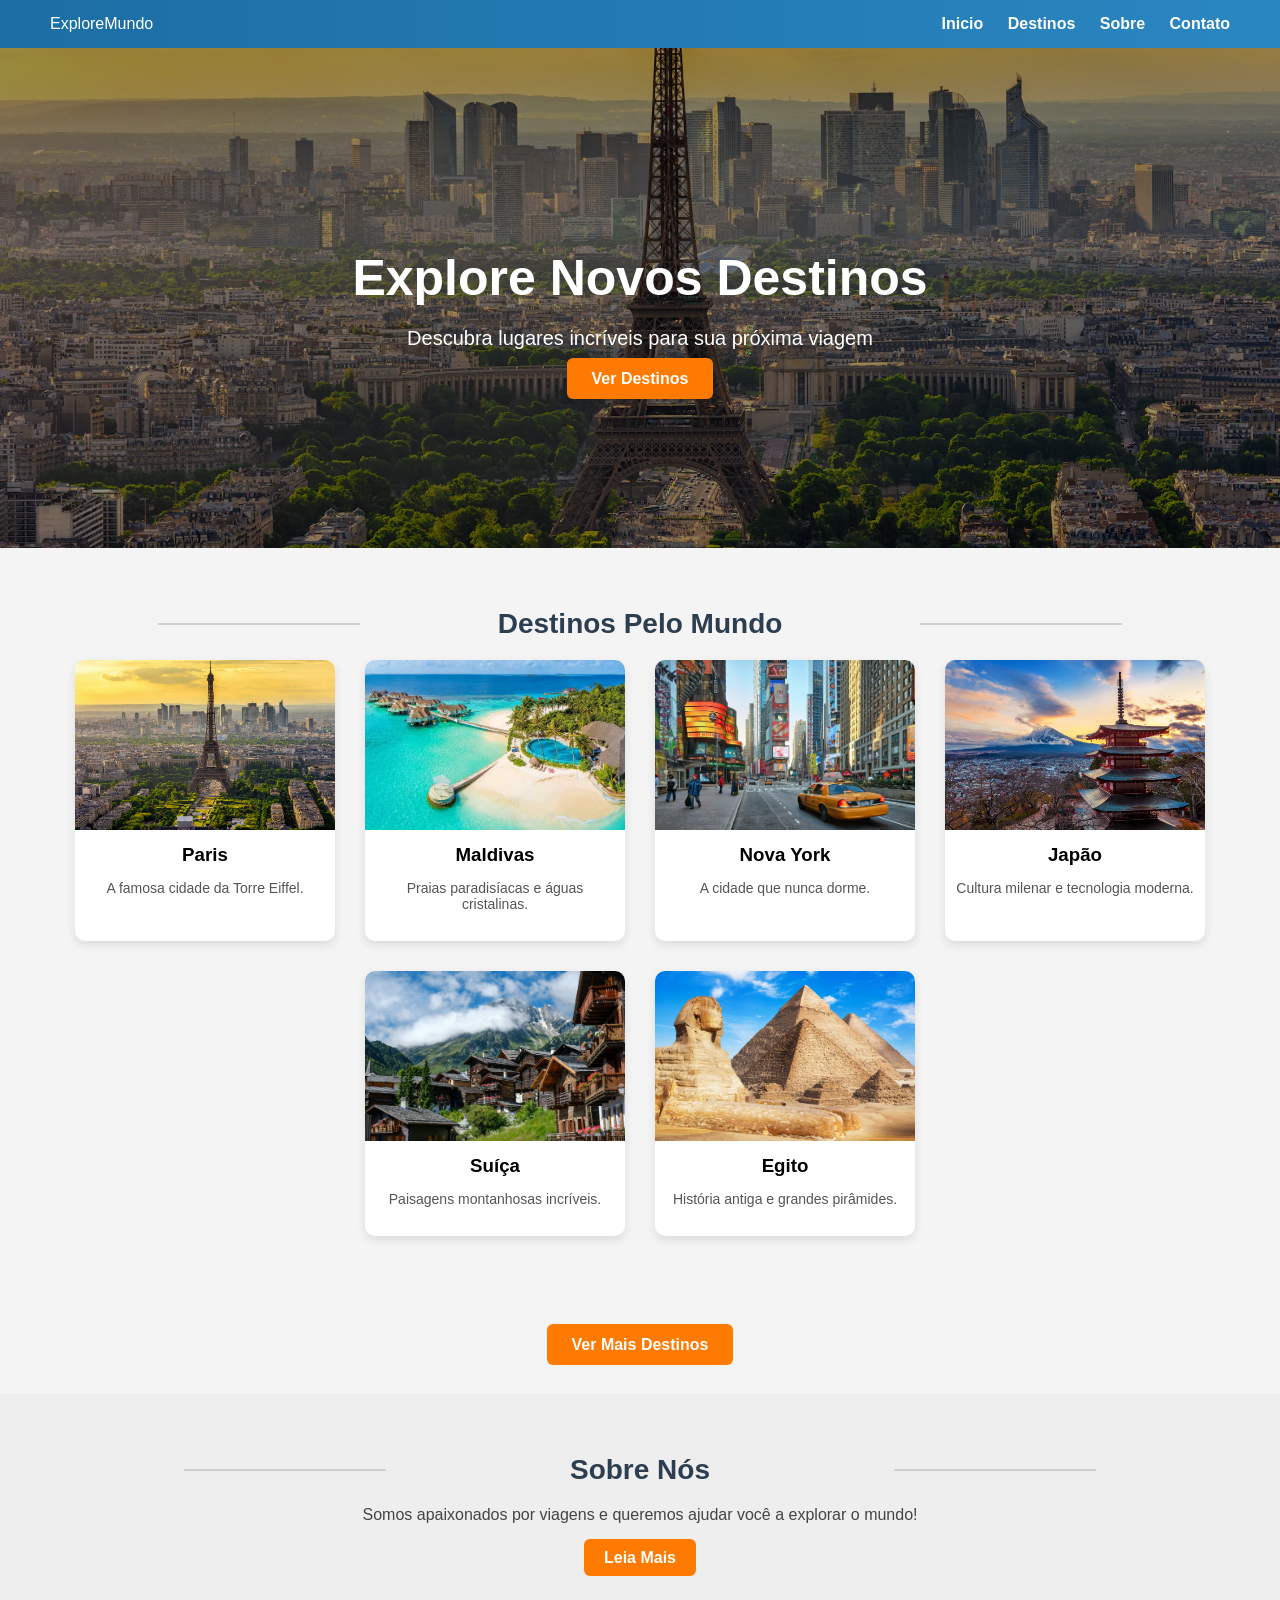
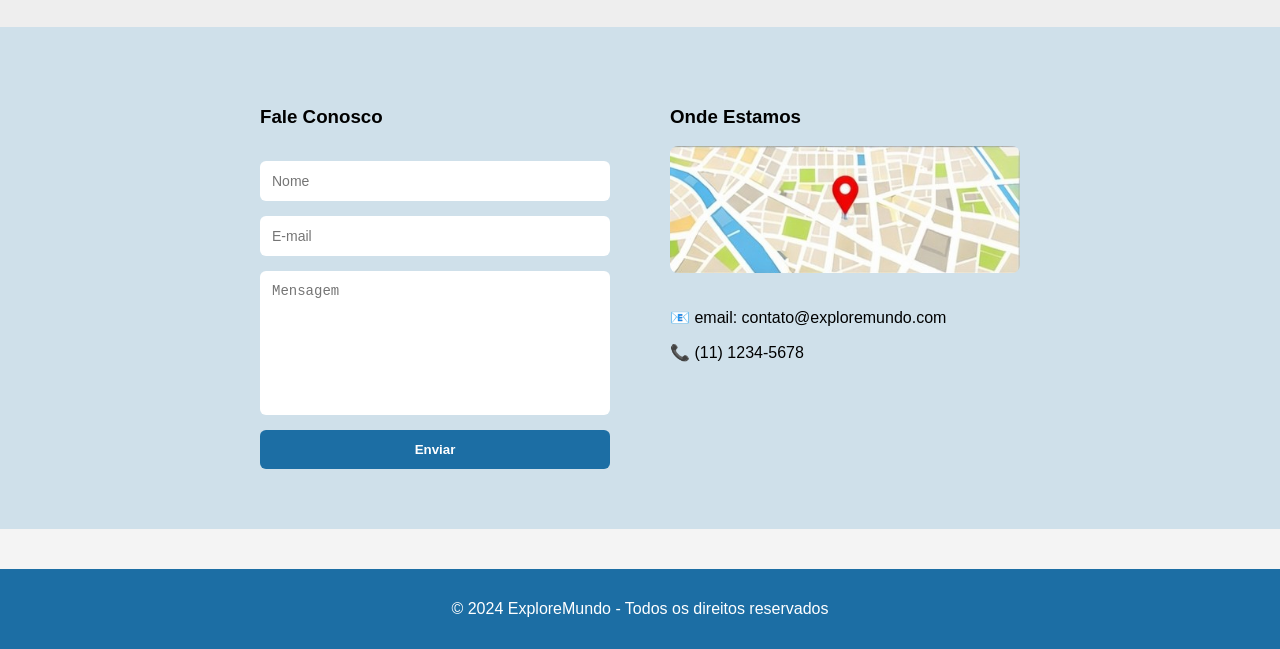
<file: index.html>
<!DOCTYPE html>
<html lang="pt-br">

<head>
<meta charset="UTF-8">
<title>Mais Destinos - ExploreMundo</title>
<link rel="stylesheet" href="style.css">
</head>

<body>

<header>

<div class="logo">
ExploreMundo
</div>

<nav>
<a href="index.html">Inicio</a>
<a href="destinos.html">Destinos</a>
<a href="#sobre">Sobre</a>
<a href="#contato">Contato</a>
</nav>

</header>


<section class="banner">

<div class="banner-texto">

<h1>Explore Novos Destinos</h1>

<p>Descubra lugares incríveis para sua próxima viagem</p>

<a href="#destinos" class="botao">Ver Destinos</a>

</div>

</section>



<section id="destinos" class="destinos">

<div class="titulo-linha">
<hr>
<h2>Destinos Pelo Mundo</h2>
<hr>
</div>

<div class="cards">

<div class="card">
<img src="imagem1.jpg">
<h3>Paris</h3>
<p>A famosa cidade da Torre Eiffel.</p>
</div>

<div class="card">
<img src="imagem2.jpg">
<h3>Maldivas</h3>
<p>Praias paradisíacas e águas cristalinas.</p>
</div>

<div class="card">
<img src="imagem3.jpg">
<h3>Nova York</h3>
<p>A cidade que nunca dorme.</p>
</div>

<div class="card">
<img src="imagem4.jpg">
<h3>Japão</h3>
<p>Cultura milenar e tecnologia moderna.</p>
</div>

<div class="card">
<img src="imagem5.jpg">
<h3>Suíça</h3>
<p>Paisagens montanhosas incríveis.</p>
</div>

<div class="card">
<img src="imagem6.jpg">
<h3>Egito</h3>
<p>História antiga e grandes pirâmides.</p>
</div>

</div>

</section>



<section class="mais-destinos">

<a href="destinos.html" class="botao-destinos">Ver Mais Destinos</a>

</section>



<section id="sobre" class="sobre">

<div class="titulo-linha">
<hr>
<h2>Sobre Nós</h2>
<hr>
</div>

<p>
Somos apaixonados por viagens e queremos ajudar você a explorar o mundo!
</p>

<a href="sobre.html" class="botao-leia">Leia Mais</a>

</section>



<section id="contato" class="contato">

<div class="container-contato">

<div class="formulario">

<h3>Fale Conosco</h3>

<input type="text" placeholder="Nome">

<input type="email" placeholder="E-mail">

<textarea placeholder="Mensagem"></textarea>

<button>Enviar</button>

</div>


<div class="localizacao">

<h3>Onde Estamos</h3>

<img src="imagem7.jpg" class="mapa">

<p>📧 email: contato@exploremundo.com</p>

<p>📞 (11) 1234-5678</p>

</div>

</div>

</section>


<footer>

<p>© 2024 ExploreMundo - Todos os direitos reservados</p>

</footer>

</body>

</html>
</file>
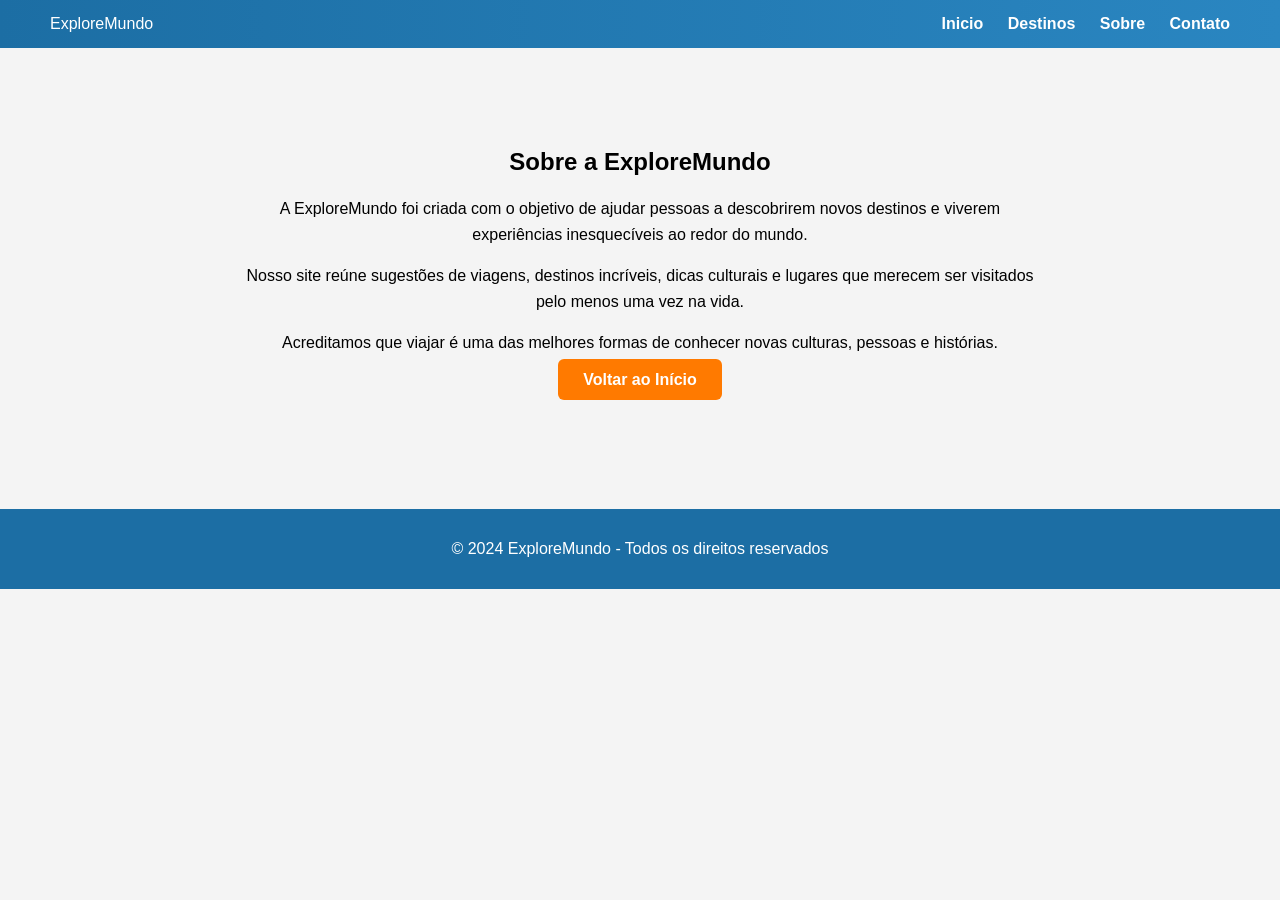
<file: sobre.html>
<!DOCTYPE html>
<html lang="pt-br">

<head>
<meta charset="UTF-8">
<title>Sobre Nós - ExploreMundo</title>
<link rel="stylesheet" href="style.css">
</head>

<body>

<header>

<div class="logo">
ExploreMundo
</div>

<nav>
<a href="index.html">Inicio</a>
<a href="destinos.html">Destinos</a>
<a href="sobre.html">Sobre</a>
<a href="#">Contato</a>
</nav>

</header>


<section class="sobre-pagina">

<h1>Sobre a ExploreMundo</h1>

<p>
A ExploreMundo foi criada com o objetivo de ajudar pessoas a descobrirem
novos destinos e viverem experiências inesquecíveis ao redor do mundo.
</p>

<p>
Nosso site reúne sugestões de viagens, destinos incríveis,
dicas culturais e lugares que merecem ser visitados pelo menos
uma vez na vida.
</p>

<p>
Acreditamos que viajar é uma das melhores formas de conhecer
novas culturas, pessoas e histórias.
</p>

<a href="index.html" class="botao-destinos">Voltar ao Início</a>

</section>


<footer>

<p>© 2024 ExploreMundo - Todos os direitos reservados</p>

</footer>

</body>

</html>
</file>
<file: style.css>
body{
font-family: Arial;
margin:0;
background:#f4f4f4;
}



/* MENU */

header{
background:linear-gradient(to right,#1c6ea4,#2a86c1);
color:white;
display:flex;
justify-content:space-between;
align-items:center;
padding:15px 50px;
}

nav a{
color:white;
margin-left:20px;
text-decoration:none;
font-weight:bold;
}

nav a:hover{
text-decoration:underline;
}



/* BANNER */

.banner{
height:500px;

background:
linear-gradient(rgba(0,0,0,0.4), rgba(0,0,0,0.4)),
url("imagem1.jpg");

background-size:cover;
background-position:center;

display:flex;
align-items:center;
justify-content:center;

text-align:center;
color:white;
}

.banner-texto h1{
font-size:50px;
margin-bottom:10px;
}

.banner-texto p{
font-size:20px;
margin-bottom:20px;
}

.botao{
background:#ff7a00;
color:white;
padding:12px 25px;
text-decoration:none;
border-radius:6px;
font-weight:bold;
}

.botao:hover{
background:#e56700;
}



/* DESTINOS */

.destinos{
padding:60px 40px;
text-align:center;
}

.destinos h2{
margin-bottom:40px;
font-size:30px;
color:#333;
}

.cards{
display:flex;
flex-wrap:wrap;
justify-content:center;
gap:30px;
}

.card{
background:white;
width:260px;
border-radius:10px;
box-shadow:0 4px 10px rgba(0,0,0,0.1);
overflow:hidden;
}

.card img{
width:100%;
height:170px;
object-fit:cover;
}

.card h3{
margin:10px 0;
}

.card p{
font-size:14px;
color:#555;
padding:0 10px 15px;
}



/* VER MAIS DESTINOS */

.mais-destinos{
text-align:center;
margin:40px 0;
}

.botao-destinos{
background:#ff7a00;
color:white;
padding:12px 25px;
border-radius:6px;
text-decoration:none;
font-weight:bold;
}

.botao-destinos:hover{
background:#e56700;
}



/* SOBRE NOS */

.sobre{
background:#eeeeee;
text-align:center;
padding:60px 20px;
}

.titulo-linha{
display:flex;
align-items:center;
justify-content:center;
gap:20px;
margin-bottom:20px;
}

.titulo-linha hr{
width:200px;
border:1px solid #cfcfcf;
}

.titulo-linha h2{
margin:0;
font-size:28px;
color:#2c3e50;
}

.sobre p{
max-width:600px;
margin:auto;
margin-bottom:25px;
font-size:16px;
color:#444;
}

.botao-leia{
background:#ff7a00;
color:white;
padding:10px 20px;
border-radius:6px;
text-decoration:none;
font-weight:bold;
}

.botao-leia:hover{
background:#e56700;
}



/* CONTATO */

.contato{
background:#cfe0ea;
padding:60px 40px;
}

.container-contato{
display:flex;
justify-content:center;
gap:60px;
flex-wrap:wrap;
}

.formulario{
display:flex;
flex-direction:column;
gap:15px;
width:350px;
}

.formulario input,
.formulario textarea{
padding:12px;
border-radius:6px;
border:none;
font-size:14px;
}

.formulario textarea{
height:120px;
resize:none;
}

.formulario button{
background:#1c6ea4;
color:white;
border:none;
padding:12px;
border-radius:6px;
font-weight:bold;
cursor:pointer;
}

.formulario button:hover{
background:#155d8d;
}

.localizacao{
width:350px;
}

.mapa{
width:100%;
border-radius:8px;
margin-bottom:15px;
}



/* RODAPE */

footer{
background:#1c6ea4;
color:white;
text-align:center;
padding:15px;
margin-top:40px;
}

.sobre-pagina{
padding:80px 40px;
text-align:center;
max-width:800px;
margin:auto;
}

.sobre-pagina h1{
margin-bottom:20px;
}

.sobre-pagina p{
margin-bottom:15px;
font-size:16px;
line-height:1.6;
}
</file>
